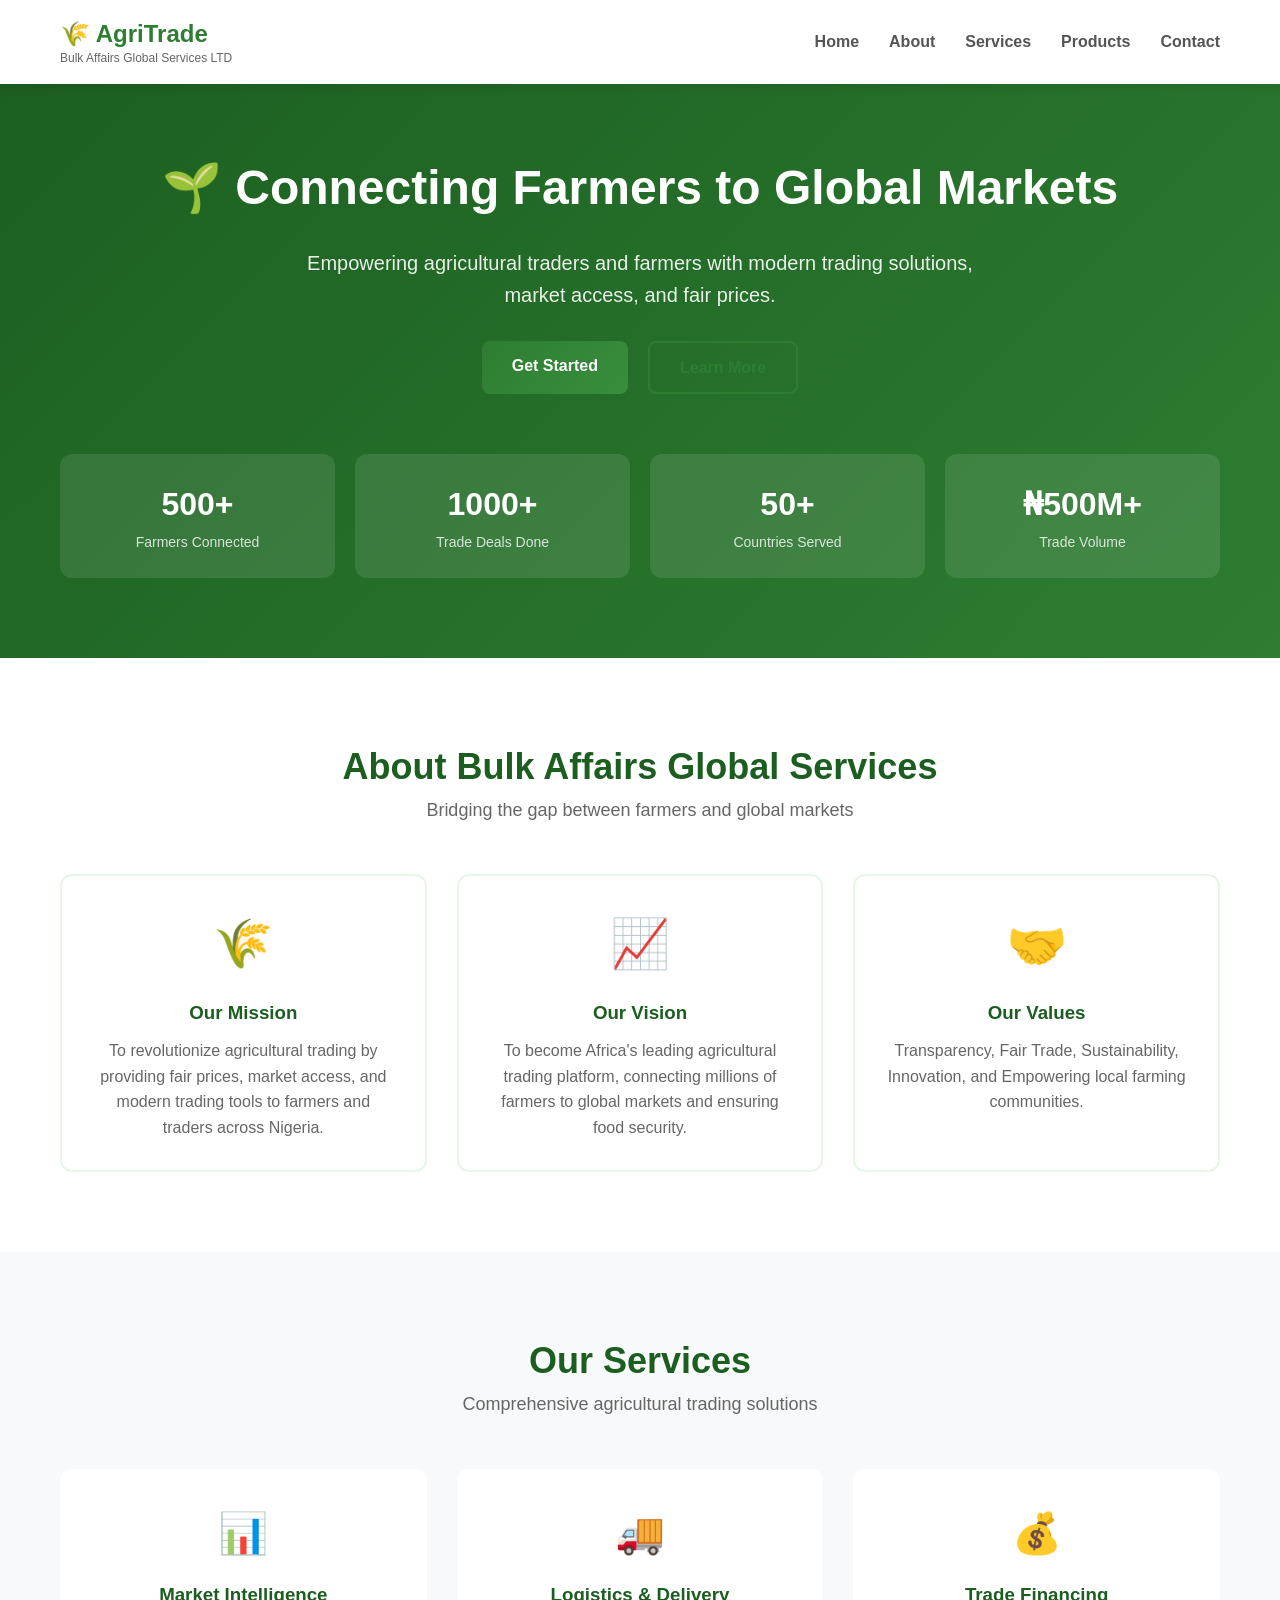
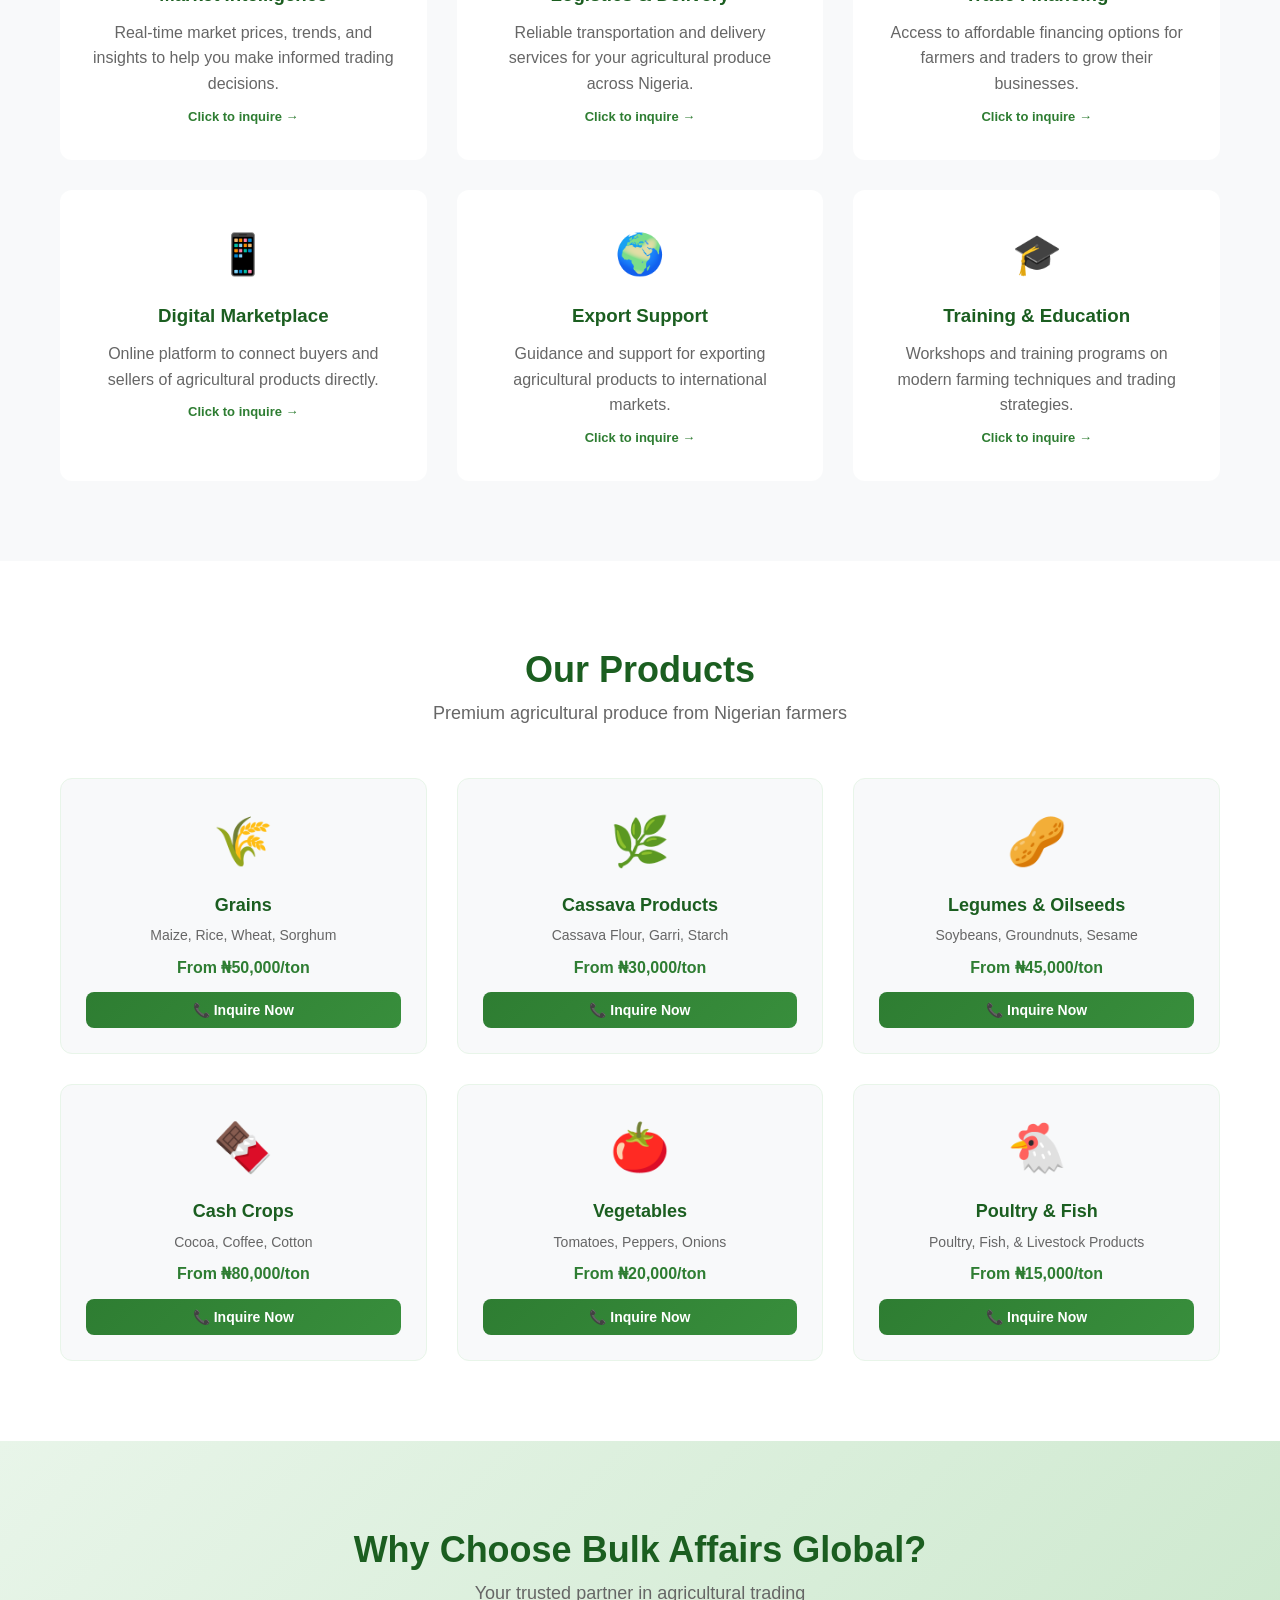
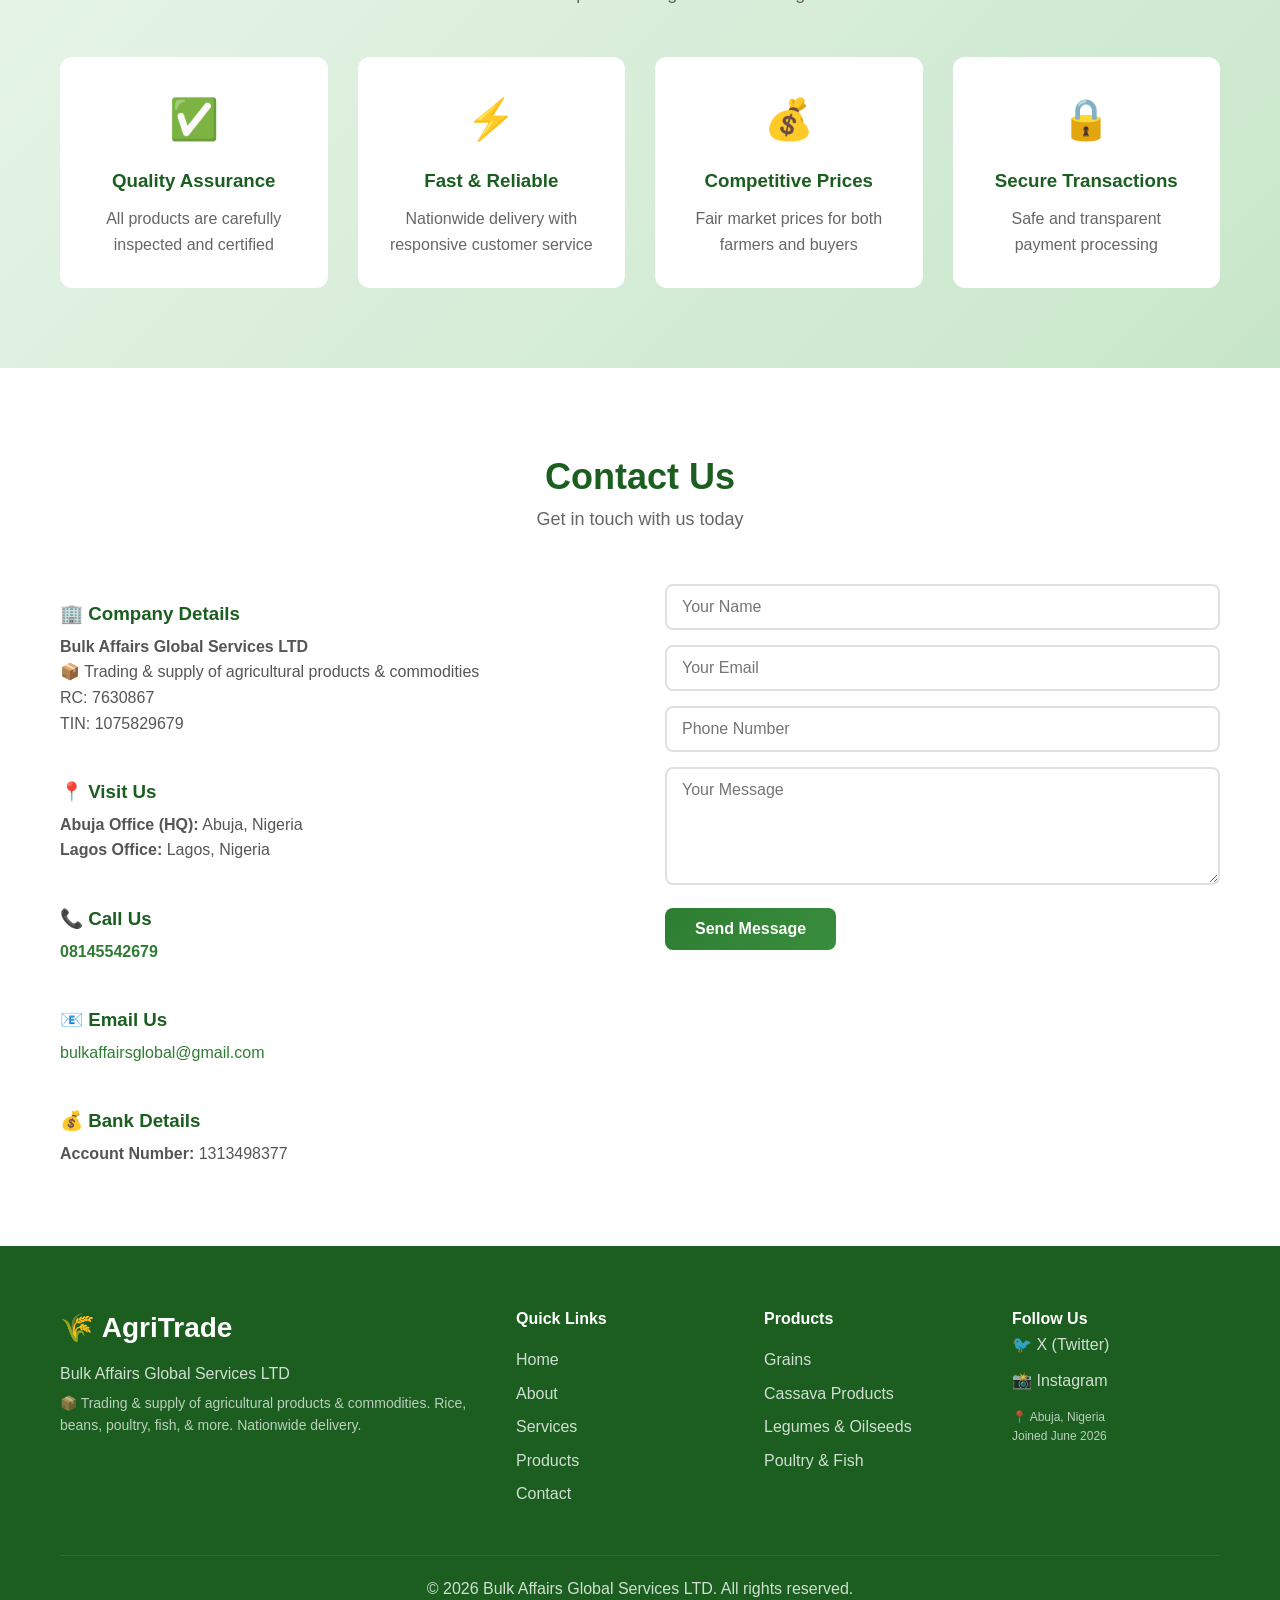
<file: index.html>
﻿<!DOCTYPE html>
<html lang="en">
<head>
    <meta charset="UTF-8" />
    <meta name="viewport" content="width=device-width, initial-scale=1.0" />
    <title>AgriTrade - Bulk Affairs Global Services LTD</title>
    <link rel="stylesheet" href="style.css" />
</head>
<body>
    <!-- Navigation -->
    <nav class="navbar">
        <div class="container">
            <div class="nav-brand">
                <h1>🌾 AgriTrade</h1>
                <p>Bulk Affairs Global Services LTD</p>
            </div>
            <ul class="nav-links" id="navLinks">
                <li><a href="#home" onclick="closeMenu()">Home</a></li>
                <li><a href="#about" onclick="closeMenu()">About</a></li>
                <li><a href="#services" onclick="closeMenu()">Services</a></li>
                <li><a href="#products" onclick="closeMenu()">Products</a></li>
                <li><a href="#contact" onclick="closeMenu()">Contact</a></li>
            </ul>
            <button class="menu-toggle" id="menuToggle">☰</button>
        </div>
    </nav>

    <!-- Hero Section -->
    <section id="home" class="hero">
        <div class="container">
            <div class="hero-content">
                <h1>🌱 Connecting Farmers to Global Markets</h1>
                <p>Empowering agricultural traders and farmers with modern trading solutions, market access, and fair prices.</p>
                <div class="hero-buttons">
                    <a href="#contact" class="btn btn-primary">Get Started</a>
                    <a href="#about" class="btn btn-secondary">Learn More</a>
                </div>
            </div>
            <div class="hero-stats">
                <div class="stat"><h3>500+</h3><p>Farmers Connected</p></div>
                <div class="stat"><h3>1000+</h3><p>Trade Deals Done</p></div>
                <div class="stat"><h3>50+</h3><p>Countries Served</p></div>
                <div class="stat"><h3>₦500M+</h3><p>Trade Volume</p></div>
            </div>
        </div>
    </section>

    <!-- About Section -->
    <section id="about" class="about">
        <div class="container">
            <div class="section-header">
                <h2>About Bulk Affairs Global Services</h2>
                <p>Bridging the gap between farmers and global markets</p>
            </div>
            <div class="about-grid">
                <div class="about-card">
                    <div class="icon">🌾</div>
                    <h3>Our Mission</h3>
                    <p>To revolutionize agricultural trading by providing fair prices, market access, and modern trading tools to farmers and traders across Nigeria.</p>
                </div>
                <div class="about-card">
                    <div class="icon">📈</div>
                    <h3>Our Vision</h3>
                    <p>To become Africa's leading agricultural trading platform, connecting millions of farmers to global markets and ensuring food security.</p>
                </div>
                <div class="about-card">
                    <div class="icon">🤝</div>
                    <h3>Our Values</h3>
                    <p>Transparency, Fair Trade, Sustainability, Innovation, and Empowering local farming communities.</p>
                </div>
            </div>
        </div>
    </section>

    <!-- Services Section -->
    <section id="services" class="services">
        <div class="container">
            <div class="section-header">
                <h2>Our Services</h2>
                <p>Comprehensive agricultural trading solutions</p>
            </div>
            <div class="services-grid">
                <div class="service-card" onclick="serviceInquiry('Market Intelligence')">
                    <div class="icon">📊</div>
                    <h3>Market Intelligence</h3>
                    <p>Real-time market prices, trends, and insights to help you make informed trading decisions.</p>
                    <span class="service-action">Click to inquire →</span>
                </div>
                <div class="service-card" onclick="serviceInquiry('Logistics & Delivery')">
                    <div class="icon">🚚</div>
                    <h3>Logistics & Delivery</h3>
                    <p>Reliable transportation and delivery services for your agricultural produce across Nigeria.</p>
                    <span class="service-action">Click to inquire →</span>
                </div>
                <div class="service-card" onclick="serviceInquiry('Trade Financing')">
                    <div class="icon">💰</div>
                    <h3>Trade Financing</h3>
                    <p>Access to affordable financing options for farmers and traders to grow their businesses.</p>
                    <span class="service-action">Click to inquire →</span>
                </div>
                <div class="service-card" onclick="serviceInquiry('Digital Marketplace')">
                    <div class="icon">📱</div>
                    <h3>Digital Marketplace</h3>
                    <p>Online platform to connect buyers and sellers of agricultural products directly.</p>
                    <span class="service-action">Click to inquire →</span>
                </div>
                <div class="service-card" onclick="serviceInquiry('Export Support')">
                    <div class="icon">🌍</div>
                    <h3>Export Support</h3>
                    <p>Guidance and support for exporting agricultural products to international markets.</p>
                    <span class="service-action">Click to inquire →</span>
                </div>
                <div class="service-card" onclick="serviceInquiry('Training & Education')">
                    <div class="icon">🎓</div>
                    <h3>Training & Education</h3>
                    <p>Workshops and training programs on modern farming techniques and trading strategies.</p>
                    <span class="service-action">Click to inquire →</span>
                </div>
            </div>
        </div>
    </section>

    <!-- Products Section -->
    <section id="products" class="products">
        <div class="container">
            <div class="section-header">
                <h2>Our Products</h2>
                <p>Premium agricultural produce from Nigerian farmers</p>
            </div>
            <div class="products-grid">
                <div class="product-card">
                    <div class="product-image">🌾</div>
                    <h3>Grains</h3>
                    <p>Maize, Rice, Wheat, Sorghum</p>
                    <span class="price">From ₦50,000/ton</span>
                    <button class="btn btn-primary inquire-btn" onclick="inquireProduct('Grains')">📞 Inquire Now</button>
                </div>
                <div class="product-card">
                    <div class="product-image">🌿</div>
                    <h3>Cassava Products</h3>
                    <p>Cassava Flour, Garri, Starch</p>
                    <span class="price">From ₦30,000/ton</span>
                    <button class="btn btn-primary inquire-btn" onclick="inquireProduct('Cassava Products')">📞 Inquire Now</button>
                </div>
                <div class="product-card">
                    <div class="product-image">🥜</div>
                    <h3>Legumes & Oilseeds</h3>
                    <p>Soybeans, Groundnuts, Sesame</p>
                    <span class="price">From ₦45,000/ton</span>
                    <button class="btn btn-primary inquire-btn" onclick="inquireProduct('Legumes & Oilseeds')">📞 Inquire Now</button>
                </div>
                <div class="product-card">
                    <div class="product-image">🍫</div>
                    <h3>Cash Crops</h3>
                    <p>Cocoa, Coffee, Cotton</p>
                    <span class="price">From ₦80,000/ton</span>
                    <button class="btn btn-primary inquire-btn" onclick="inquireProduct('Cash Crops')">📞 Inquire Now</button>
                </div>
                <div class="product-card">
                    <div class="product-image">🍅</div>
                    <h3>Vegetables</h3>
                    <p>Tomatoes, Peppers, Onions</p>
                    <span class="price">From ₦20,000/ton</span>
                    <button class="btn btn-primary inquire-btn" onclick="inquireProduct('Vegetables')">📞 Inquire Now</button>
                </div>
                <div class="product-card">
                    <div class="product-image">🐔</div>
                    <h3>Poultry & Fish</h3>
                    <p>Poultry, Fish, & Livestock Products</p>
                    <span class="price">From ₦15,000/ton</span>
                    <button class="btn btn-primary inquire-btn" onclick="inquireProduct('Poultry & Fish')">📞 Inquire Now</button>
                </div>
            </div>
        </div>
    </section>

    <!-- Why Choose Us -->
    <section class="why-choose">
        <div class="container">
            <div class="section-header">
                <h2>Why Choose Bulk Affairs Global?</h2>
                <p>Your trusted partner in agricultural trading</p>
            </div>
            <div class="why-grid">
                <div class="why-card"><div class="icon">✅</div><h3>Quality Assurance</h3><p>All products are carefully inspected and certified</p></div>
                <div class="why-card"><div class="icon">⚡</div><h3>Fast & Reliable</h3><p>Nationwide delivery with responsive customer service</p></div>
                <div class="why-card"><div class="icon">💰</div><h3>Competitive Prices</h3><p>Fair market prices for both farmers and buyers</p></div>
                <div class="why-card"><div class="icon">🔒</div><h3>Secure Transactions</h3><p>Safe and transparent payment processing</p></div>
            </div>
        </div>
    </section>

    <!-- Contact Section -->
    <section id="contact" class="contact">
        <div class="container">
            <div class="section-header">
                <h2>Contact Us</h2>
                <p>Get in touch with us today</p>
            </div>
            <div class="contact-grid">
                <div class="contact-info">
                    <h3>🏢 Company Details</h3>
                    <p><strong>Bulk Affairs Global Services LTD</strong></p>
                    <p>📦 Trading & supply of agricultural products & commodities</p>
                    <p>RC: 7630867</p>
                    <p>TIN: 1075829679</p>
                    <br />
                    <h3>📍 Visit Us</h3>
                    <p><strong>Abuja Office (HQ):</strong> Abuja, Nigeria</p>
                    <p><strong>Lagos Office:</strong> Lagos, Nigeria</p>
                    <br />
                    <h3>📞 Call Us</h3>
                    <p><a href="tel:08145542679" style="color:#2e7d32; text-decoration:none; font-weight:bold;">08145542679</a></p>
                    <br />
                    <h3>📧 Email Us</h3>
                    <p><a href="mailto:bulkaffairsglobal@gmail.com" style="color:#2e7d32; text-decoration:none;">bulkaffairsglobal@gmail.com</a></p>
                    <br />
                    <h3>💰 Bank Details</h3>
                    <p><strong>Account Number:</strong> 1313498377</p>
                </div>
                <form class="contact-form" id="contactForm">
                    <input type="text" id="name" placeholder="Your Name" required />
                    <input type="email" id="email" placeholder="Your Email" required />
                    <input type="tel" id="phone" placeholder="Phone Number" />
                    <textarea rows="5" id="message" placeholder="Your Message" required></textarea>
                    <button type="submit" class="btn btn-primary">Send Message</button>
                </form>
            </div>
        </div>
    </section>

    <!-- Footer -->
    <footer class="footer">
        <div class="container">
            <div class="footer-grid">
                <div class="footer-brand">
                    <h2>🌾 AgriTrade</h2>
                    <p>Bulk Affairs Global Services LTD</p>
                    <p style="font-size:14px; opacity:0.7; margin-top:5px;">📦 Trading & supply of agricultural products & commodities. Rice, beans, poultry, fish, & more. Nationwide delivery.</p>
                </div>
                <div class="footer-links">
                    <h4>Quick Links</h4>
                    <ul>
                        <li><a href="#home">Home</a></li>
                        <li><a href="#about">About</a></li>
                        <li><a href="#services">Services</a></li>
                        <li><a href="#products">Products</a></li>
                        <li><a href="#contact">Contact</a></li>
                    </ul>
                </div>
                <div class="footer-links">
                    <h4>Products</h4>
                    <ul>
                        <li><a href="#products">Grains</a></li>
                        <li><a href="#products">Cassava Products</a></li>
                        <li><a href="#products">Legumes & Oilseeds</a></li>
                        <li><a href="#products">Poultry & Fish</a></li>
                    </ul>
                </div>
                <div class="footer-social">
                    <h4>Follow Us</h4>
                    <div class="social-links">
                        <a href="https://x.com/BulkAffairsCo" target="_blank" title="Follow us on X (Twitter)">
                            🐦 X (Twitter)
                        </a>
                        <a href="https://www.instagram.com/bulkaffairsglobal/" target="_blank" title="Follow us on Instagram">
                            📸 Instagram
                        </a>
                    </div>
                    <p style="margin-top:15px; font-size:12px; opacity:0.7;">
                        📍 Abuja, Nigeria<br />
                        Joined June 2026
                    </p>
                </div>
            </div>
            <div class="footer-bottom">
                <p>&copy; 2026 Bulk Affairs Global Services LTD. All rights reserved.</p>
            </div>
        </div>
    </footer>

    <script src="script.js"></script>
</body>
</html>
</file>
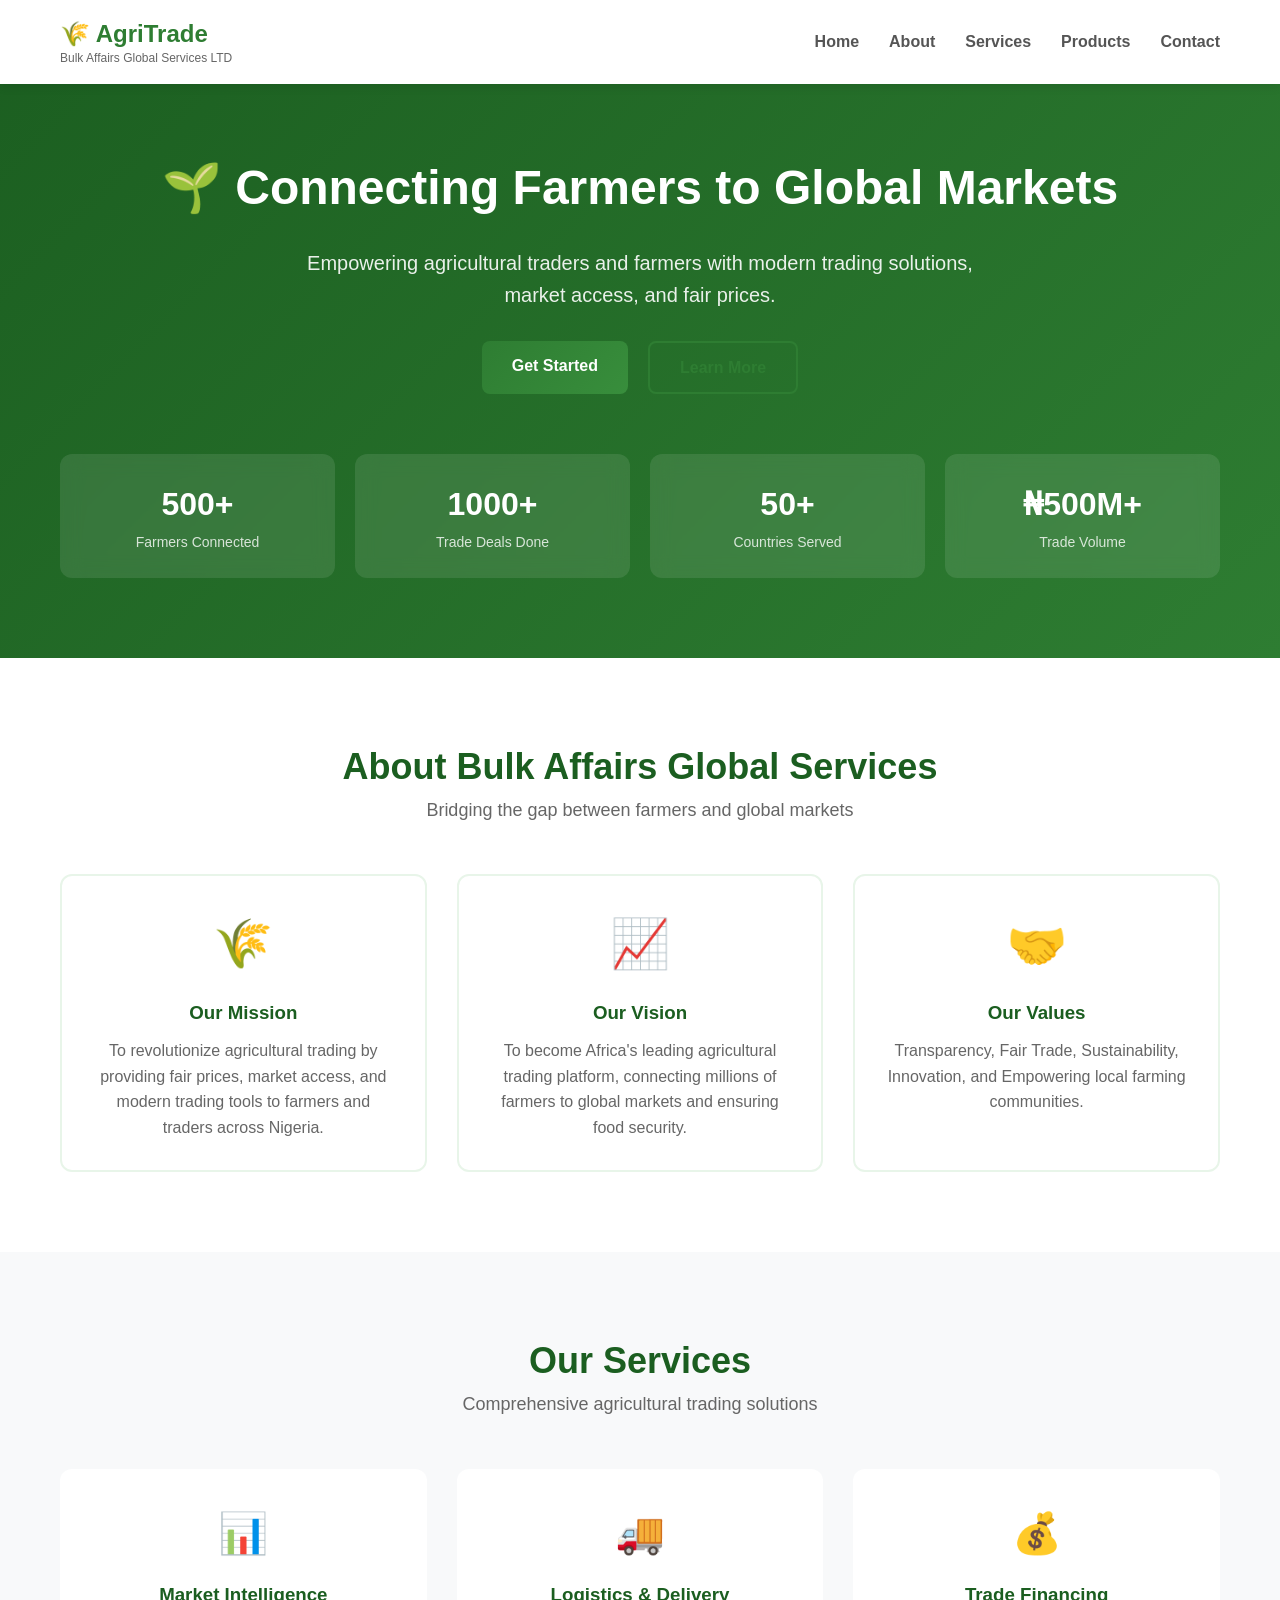
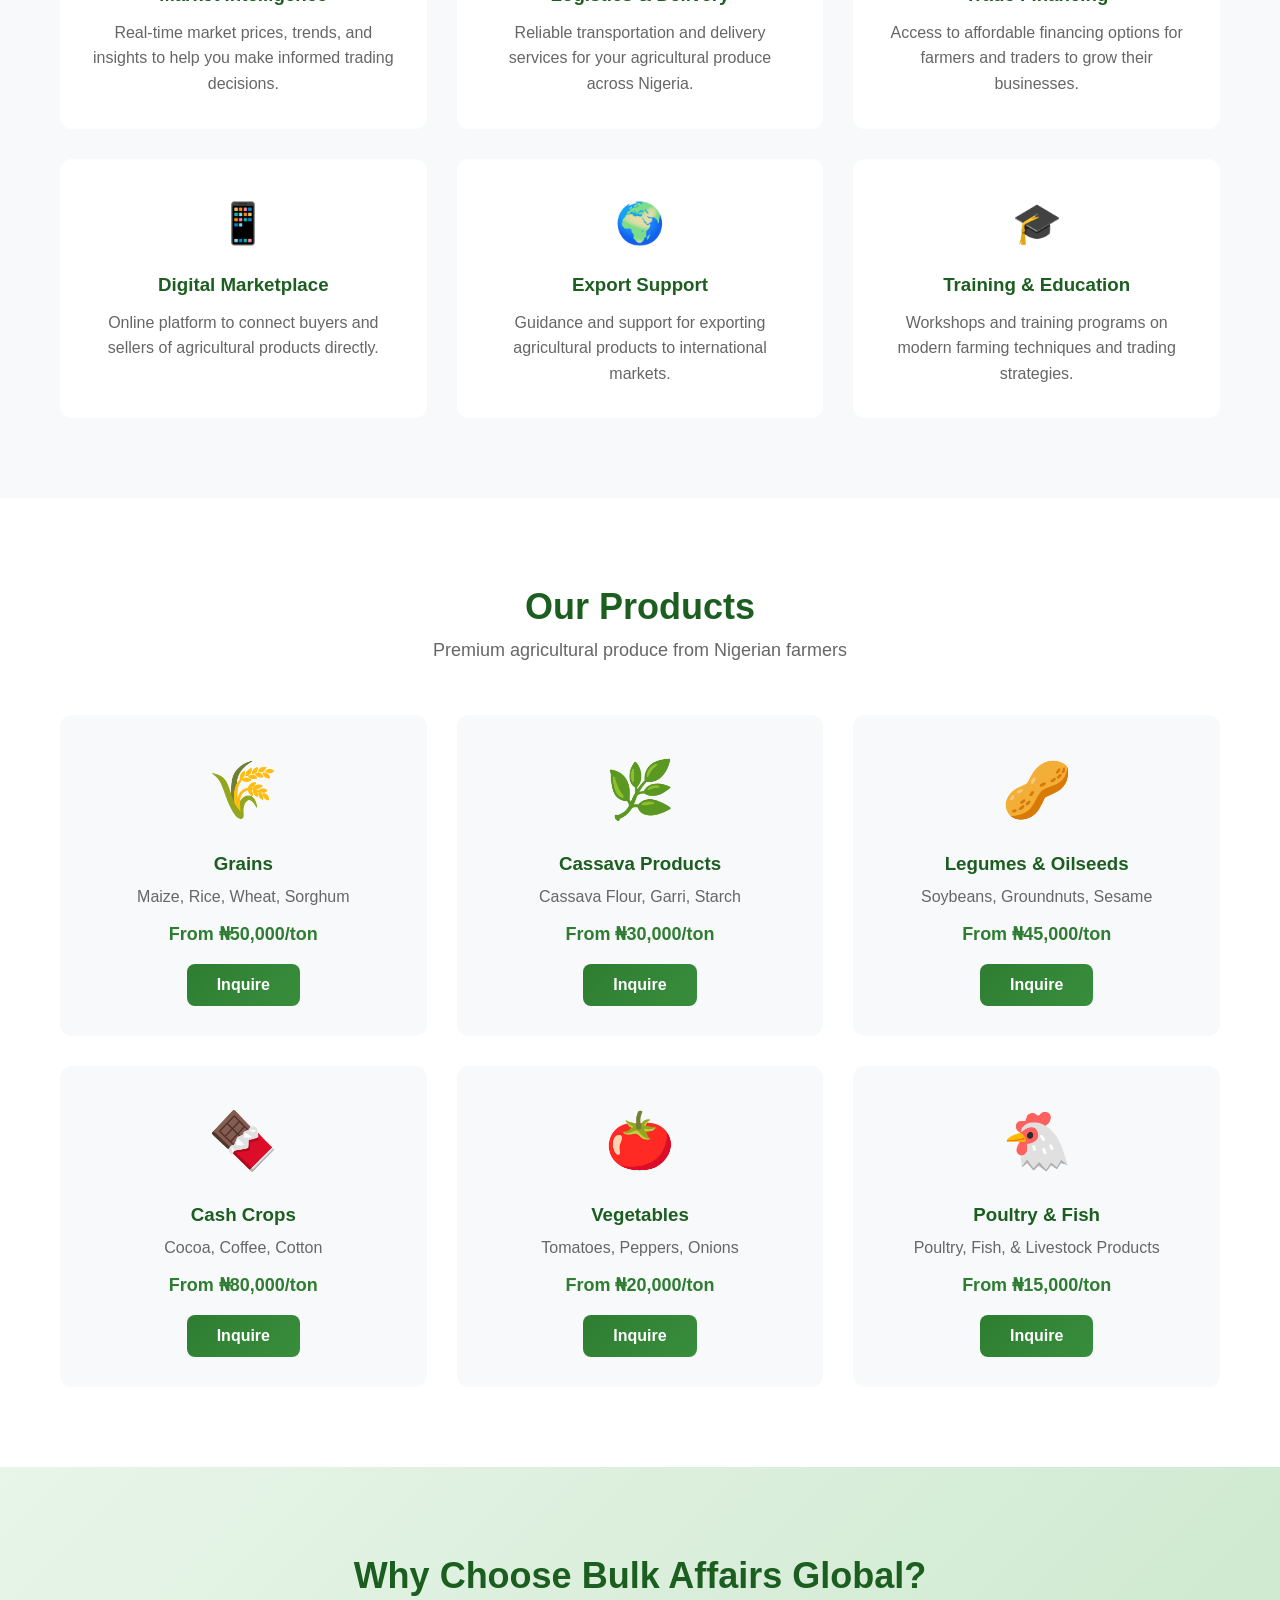
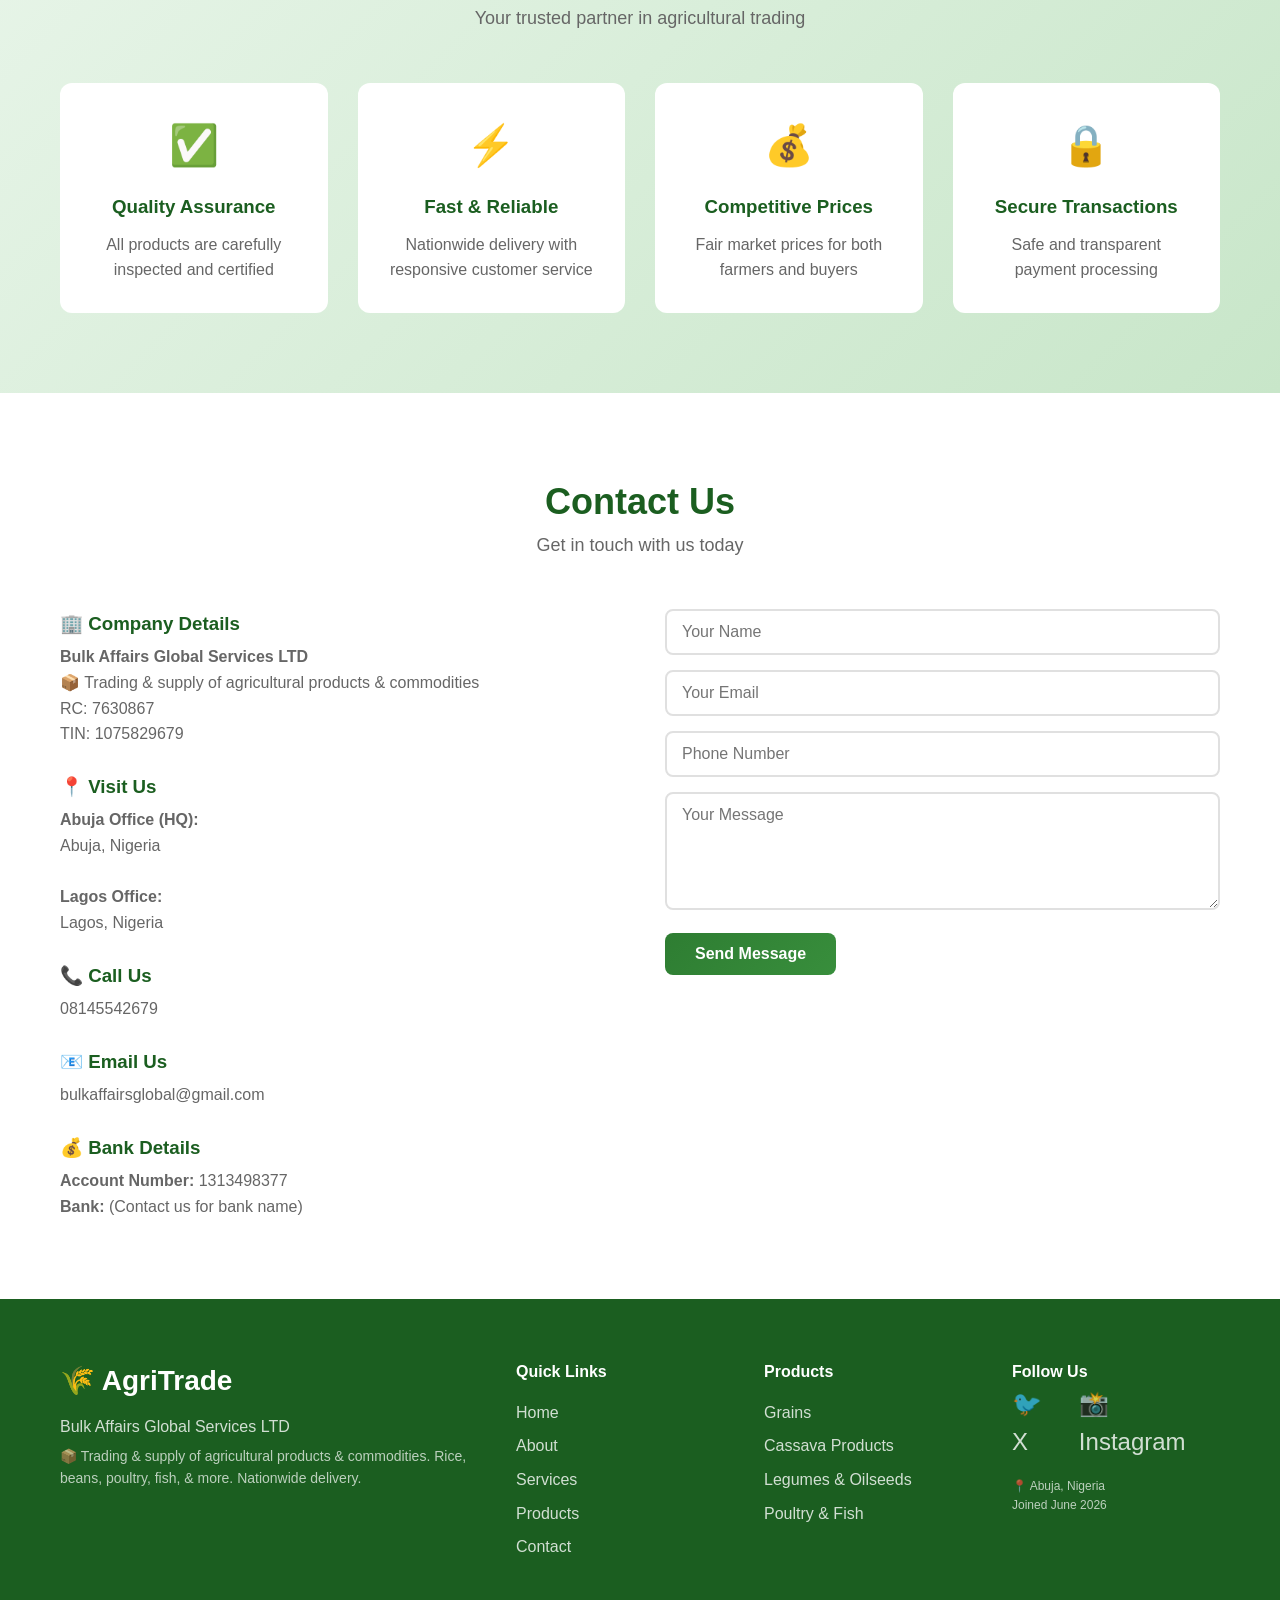
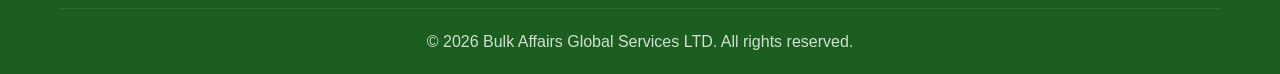
<file: agritrade-website/index.html>
<!DOCTYPE html>
<html lang="en">
<head>
    <meta charset="UTF-8" />
    <meta name="viewport" content="width=device-width, initial-scale=1.0" />
    <title>AgriTrade - Bulk Affairs Global Services</title>
    <link rel="stylesheet" href="style.css" />
</head>
<body>
    <!-- Navigation -->
    <nav class="navbar">
        <div class="container">
            <div class="nav-brand">
                <h1>🌾 AgriTrade</h1>
                <p>Bulk Affairs Global Services LTD</p>
            </div>
            <ul class="nav-links">
                <li><a href="#home">Home</a></li>
                <li><a href="#about">About</a></li>
                <li><a href="#services">Services</a></li>
                <li><a href="#products">Products</a></li>
                <li><a href="#contact">Contact</a></li>
            </ul>
            <button class="menu-toggle" id="menuToggle">☰</button>
        </div>
    </nav>

    <!-- Hero Section -->
    <section id="home" class="hero">
        <div class="container">
            <div class="hero-content">
                <h1>🌱 Connecting Farmers to Global Markets</h1>
                <p>Empowering agricultural traders and farmers with modern trading solutions, market access, and fair prices.</p>
                <div class="hero-buttons">
                    <a href="#contact" class="btn btn-primary">Get Started</a>
                    <a href="#about" class="btn btn-secondary">Learn More</a>
                </div>
            </div>
            <div class="hero-stats">
                <div class="stat">
                    <h3>500+</h3>
                    <p>Farmers Connected</p>
                </div>
                <div class="stat">
                    <h3>1000+</h3>
                    <p>Trade Deals Done</p>
                </div>
                <div class="stat">
                    <h3>50+</h3>
                    <p>Countries Served</p>
                </div>
                <div class="stat">
                    <h3>₦500M+</h3>
                    <p>Trade Volume</p>
                </div>
            </div>
        </div>
    </section>

    <!-- About Section -->
    <section id="about" class="about">
        <div class="container">
            <div class="section-header">
                <h2>About Bulk Affairs Global Services</h2>
                <p>Bridging the gap between farmers and global markets</p>
            </div>
            <div class="about-grid">
                <div class="about-card">
                    <div class="icon">🌾</div>
                    <h3>Our Mission</h3>
                    <p>To revolutionize agricultural trading by providing fair prices, market access, and modern trading tools to farmers and traders across Nigeria.</p>
                </div>
                <div class="about-card">
                    <div class="icon">📈</div>
                    <h3>Our Vision</h3>
                    <p>To become Africa's leading agricultural trading platform, connecting millions of farmers to global markets and ensuring food security.</p>
                </div>
                <div class="about-card">
                    <div class="icon">🤝</div>
                    <h3>Our Values</h3>
                    <p>Transparency, Fair Trade, Sustainability, Innovation, and Empowering local farming communities.</p>
                </div>
            </div>
        </div>
    </section>

    <!-- Services Section -->
    <section id="services" class="services">
        <div class="container">
            <div class="section-header">
                <h2>Our Services</h2>
                <p>Comprehensive agricultural trading solutions</p>
            </div>
            <div class="services-grid">
                <div class="service-card">
                    <div class="icon">📊</div>
                    <h3>Market Intelligence</h3>
                    <p>Real-time market prices, trends, and insights to help you make informed trading decisions.</p>
                </div>
                <div class="service-card">
                    <div class="icon">🚚</div>
                    <h3>Logistics & Delivery</h3>
                    <p>Reliable transportation and delivery services for your agricultural produce across Nigeria.</p>
                </div>
                <div class="service-card">
                    <div class="icon">💰</div>
                    <h3>Trade Financing</h3>
                    <p>Access to affordable financing options for farmers and traders to grow their businesses.</p>
                </div>
                <div class="service-card">
                    <div class="icon">📱</div>
                    <h3>Digital Marketplace</h3>
                    <p>Online platform to connect buyers and sellers of agricultural products directly.</p>
                </div>
                <div class="service-card">
                    <div class="icon">🌍</div>
                    <h3>Export Support</h3>
                    <p>Guidance and support for exporting agricultural products to international markets.</p>
                </div>
                <div class="service-card">
                    <div class="icon">🎓</div>
                    <h3>Training & Education</h3>
                    <p>Workshops and training programs on modern farming techniques and trading strategies.</p>
                </div>
            </div>
        </div>
    </section>

    <!-- Products Section -->
    <section id="products" class="products">
        <div class="container">
            <div class="section-header">
                <h2>Our Products</h2>
                <p>Premium agricultural produce from Nigerian farmers</p>
            </div>
            <div class="products-grid">
                <div class="product-card">
                    <div class="product-image">🌾</div>
                    <h3>Grains</h3>
                    <p>Maize, Rice, Wheat, Sorghum</p>
                    <span class="price">From ₦50,000/ton</span>
                    <button class="btn btn-primary" onclick="inquireProduct('Grains')">Inquire</button>
                </div>
                <div class="product-card">
                    <div class="product-image">🌿</div>
                    <h3>Cassava Products</h3>
                    <p>Cassava Flour, Garri, Starch</p>
                    <span class="price">From ₦30,000/ton</span>
                    <button class="btn btn-primary" onclick="inquireProduct('Cassava Products')">Inquire</button>
                </div>
                <div class="product-card">
                    <div class="product-image">🥜</div>
                    <h3>Legumes & Oilseeds</h3>
                    <p>Soybeans, Groundnuts, Sesame</p>
                    <span class="price">From ₦45,000/ton</span>
                    <button class="btn btn-primary" onclick="inquireProduct('Legumes & Oilseeds')">Inquire</button>
                </div>
                <div class="product-card">
                    <div class="product-image">🍫</div>
                    <h3>Cash Crops</h3>
                    <p>Cocoa, Coffee, Cotton</p>
                    <span class="price">From ₦80,000/ton</span>
                    <button class="btn btn-primary" onclick="inquireProduct('Cash Crops')">Inquire</button>
                </div>
                <div class="product-card">
                    <div class="product-image">🍅</div>
                    <h3>Vegetables</h3>
                    <p>Tomatoes, Peppers, Onions</p>
                    <span class="price">From ₦20,000/ton</span>
                    <button class="btn btn-primary" onclick="inquireProduct('Vegetables')">Inquire</button>
                </div>
                <div class="product-card">
                    <div class="product-image">🐔</div>
                    <h3>Poultry & Fish</h3>
                    <p>Poultry, Fish, & Livestock Products</p>
                    <span class="price">From ₦15,000/ton</span>
                    <button class="btn btn-primary" onclick="inquireProduct('Poultry & Fish')">Inquire</button>
                </div>
            </div>
        </div>
    </section>

    <!-- Why Choose Us -->
    <section class="why-choose">
        <div class="container">
            <div class="section-header">
                <h2>Why Choose Bulk Affairs Global?</h2>
                <p>Your trusted partner in agricultural trading</p>
            </div>
            <div class="why-grid">
                <div class="why-card">
                    <div class="icon">✅</div>
                    <h3>Quality Assurance</h3>
                    <p>All products are carefully inspected and certified</p>
                </div>
                <div class="why-card">
                    <div class="icon">⚡</div>
                    <h3>Fast & Reliable</h3>
                    <p>Nationwide delivery with responsive customer service</p>
                </div>
                <div class="why-card">
                    <div class="icon">💰</div>
                    <h3>Competitive Prices</h3>
                    <p>Fair market prices for both farmers and buyers</p>
                </div>
                <div class="why-card">
                    <div class="icon">🔒</div>
                    <h3>Secure Transactions</h3>
                    <p>Safe and transparent payment processing</p>
                </div>
            </div>
        </div>
    </section>

    <!-- Contact Section -->
    <section id="contact" class="contact">
        <div class="container">
            <div class="section-header">
                <h2>Contact Us</h2>
                <p>Get in touch with us today</p>
            </div>
            <div class="contact-grid">
                <div class="contact-info">
                    <h3>🏢 Company Details</h3>
                    <p><strong>Bulk Affairs Global Services LTD</strong></p>
                    <p>📦 Trading & supply of agricultural products & commodities</p>
                    <p>RC: 7630867</p>
                    <p>TIN: 1075829679</p>
                    <br />
                    <h3>📍 Visit Us</h3>
                    <p><strong>Abuja Office (HQ):</strong></p>
                    <p>Abuja, Nigeria</p>
                    <br />
                    <p><strong>Lagos Office:</strong></p>
                    <p>Lagos, Nigeria</p>
                    <br />
                    <h3>📞 Call Us</h3>
                    <p>08145542679</p>
                    <br />
                    <h3>📧 Email Us</h3>
                    <p>bulkaffairsglobal@gmail.com</p>
                    <br />
                    <h3>💰 Bank Details</h3>
                    <p><strong>Account Number:</strong> 1313498377</p>
                    <p><strong>Bank:</strong> (Contact us for bank name)</p>
                </div>
                <form class="contact-form" id="contactForm">
                    <input type="text" placeholder="Your Name" required />
                    <input type="email" placeholder="Your Email" required />
                    <input type="tel" placeholder="Phone Number" />
                    <textarea rows="5" placeholder="Your Message" required></textarea>
                    <button type="submit" class="btn btn-primary">Send Message</button>
                </form>
            </div>
        </div>
    </section>

    <!-- Footer -->
    <footer class="footer">
        <div class="container">
            <div class="footer-grid">
                <div class="footer-brand">
                    <h2>🌾 AgriTrade</h2>
                    <p>Bulk Affairs Global Services LTD</p>
                    <p style="font-size:14px; opacity:0.7; margin-top:5px;">📦 Trading & supply of agricultural products & commodities. Rice, beans, poultry, fish, & more. Nationwide delivery.</p>
                </div>
                <div class="footer-links">
                    <h4>Quick Links</h4>
                    <ul>
                        <li><a href="#home">Home</a></li>
                        <li><a href="#about">About</a></li>
                        <li><a href="#services">Services</a></li>
                        <li><a href="#products">Products</a></li>
                        <li><a href="#contact">Contact</a></li>
                    </ul>
                </div>
                <div class="footer-links">
                    <h4>Products</h4>
                    <ul>
                        <li><a href="#products">Grains</a></li>
                        <li><a href="#products">Cassava Products</a></li>
                        <li><a href="#products">Legumes & Oilseeds</a></li>
                        <li><a href="#products">Poultry & Fish</a></li>
                    </ul>
                </div>
                <div class="footer-social">
                    <h4>Follow Us</h4>
                    <div class="social-links">
                        <a href="https://x.com/BulkAffairsCo" target="_blank" title="Follow us on X (Twitter)">🐦 X</a>
                        <a href="https://www.instagram.com/bulkaffairsglobal/" target="_blank" title="Follow us on Instagram">📸 Instagram</a>
                    </div>
                    <p style="margin-top:15px; font-size:12px; opacity:0.7;">
                        📍 Abuja, Nigeria<br />
                        Joined June 2026
                    </p>
                </div>
            </div>
            <div class="footer-bottom">
                <p>&copy; 2026 Bulk Affairs Global Services LTD. All rights reserved.</p>
            </div>
        </div>
    </footer>

    <script src="script.js"></script>
</body>
</html>
</file>
<file: style.css>
﻿/* ===== RESET ===== */
* { margin: 0; padding: 0; box-sizing: border-box; }
body { font-family: "Segoe UI", Tahoma, Geneva, Verdana, sans-serif; line-height: 1.6; color: #333; background: #f8f9fa; }
.container { max-width: 1200px; margin: 0 auto; padding: 0 20px; }
a { text-decoration: none; color: inherit; }
ul { list-style: none; }

/* ===== BUTTONS ===== */
.btn { display: inline-block; padding: 12px 30px; border-radius: 8px; font-weight: 600; font-size: 16px; cursor: pointer; transition: all 0.3s ease; border: none; }
.btn-primary { background: linear-gradient(135deg, #2e7d32, #388e3c); color: white; }
.btn-primary:hover { transform: translateY(-2px); box-shadow: 0 8px 20px rgba(46,125,50,0.3); }
.btn-secondary { background: transparent; color: #2e7d32; border: 2px solid #2e7d32; }
.btn-secondary:hover { background: #2e7d32; color: white; }
.inquire-btn { padding: 10px 20px; font-size: 14px; width: 100%; }

/* ===== NAVBAR ===== */
.navbar { background: white; box-shadow: 0 2px 10px rgba(0,0,0,0.1); position: fixed; width: 100%; top: 0; z-index: 1000; padding: 15px 0; }
.navbar .container { display: flex; justify-content: space-between; align-items: center; }
.nav-brand h1 { font-size: 24px; color: #2e7d32; }
.nav-brand p { font-size: 12px; color: #666; margin-top: -4px; }
.nav-links { display: flex; gap: 30px; }
.nav-links a { font-weight: 600; color: #555; transition: color 0.3s; }
.nav-links a:hover { color: #2e7d32; }
.menu-toggle { display: none; font-size: 28px; background: none; border: none; cursor: pointer; color: #333; }

/* ===== HERO ===== */
.hero { background: linear-gradient(135deg, #1b5e20, #2e7d32); color: white; padding: 150px 0 80px; text-align: center; }
.hero-content h1 { font-size: 48px; margin-bottom: 20px; }
.hero-content p { font-size: 20px; max-width: 700px; margin: 0 auto 30px; opacity: 0.9; }
.hero-buttons { display: flex; gap: 20px; justify-content: center; flex-wrap: wrap; }
.hero-stats { display: grid; grid-template-columns: repeat(4,1fr); gap: 20px; margin-top: 60px; }
.stat { background: rgba(255,255,255,0.1); padding: 25px; border-radius: 12px; }
.stat h3 { font-size: 32px; font-weight: 800; }
.stat p { font-size: 14px; opacity: 0.8; }

/* ===== SECTION HEADER ===== */
.section-header { text-align: center; margin-bottom: 50px; }
.section-header h2 { font-size: 36px; color: #1b5e20; }
.section-header p { font-size: 18px; color: #666; }

/* ===== ABOUT ===== */
.about { padding: 80px 0; background: white; }
.about-grid { display: grid; grid-template-columns: repeat(3,1fr); gap: 30px; }
.about-card { text-align: center; padding: 30px; border-radius: 12px; border: 2px solid #e8f5e9; transition: all 0.3s; cursor: default; }
.about-card:hover { border-color: #2e7d32; transform: translateY(-5px); box-shadow: 0 10px 30px rgba(0,0,0,0.1); }
.about-card .icon { font-size: 48px; margin-bottom: 15px; }
.about-card h3 { color: #1b5e20; margin-bottom: 10px; }
.about-card p { color: #666; }

/* ===== SERVICES ===== */
.services { padding: 80px 0; background: #f8f9fa; }
.services-grid { display: grid; grid-template-columns: repeat(3,1fr); gap: 30px; }
.service-card { background: white; padding: 30px; border-radius: 12px; text-align: center; border: 2px solid transparent; transition: all 0.3s; cursor: pointer; }
.service-card:hover { border-color: #2e7d32; transform: translateY(-5px); box-shadow: 0 10px 30px rgba(0,0,0,0.1); }
.service-card .icon { font-size: 40px; margin-bottom: 15px; }
.service-card h3 { color: #1b5e20; margin-bottom: 10px; }
.service-card p { color: #666; }
.service-action { display: inline-block; margin-top: 10px; color: #2e7d32; font-weight: 600; font-size: 13px; }

/* ===== PRODUCTS ===== */
.products { padding: 80px 0; background: white; }
.products-grid { display: grid; grid-template-columns: repeat(3,1fr); gap: 30px; }
.product-card { background: #f8f9fa; padding: 25px; border-radius: 12px; text-align: center; transition: all 0.3s; border: 1px solid #e8f5e9; }
.product-card:hover { transform: translateY(-5px); box-shadow: 0 10px 30px rgba(0,0,0,0.1); border-color: #2e7d32; }
.product-image { font-size: 48px; margin-bottom: 10px; }
.product-card h3 { color: #1b5e20; margin-bottom: 5px; font-size: 18px; }
.product-card p { color: #666; margin-bottom: 8px; font-size: 14px; }
.product-card .price { display: block; font-weight: 700; color: #2e7d32; font-size: 16px; margin-bottom: 12px; }

/* ===== WHY CHOOSE ===== */
.why-choose { padding: 80px 0; background: linear-gradient(135deg, #e8f5e9, #c8e6c9); }
.why-grid { display: grid; grid-template-columns: repeat(4,1fr); gap: 30px; }
.why-card { text-align: center; padding: 30px; background: white; border-radius: 12px; transition: all 0.3s; }
.why-card:hover { transform: translateY(-5px); box-shadow: 0 10px 30px rgba(0,0,0,0.1); }
.why-card .icon { font-size: 40px; margin-bottom: 15px; }
.why-card h3 { color: #1b5e20; margin-bottom: 10px; }
.why-card p { color: #666; }

/* ===== CONTACT ===== */
.contact { padding: 80px 0; background: white; }
.contact-grid { display: grid; grid-template-columns: 1fr 1fr; gap: 50px; }
.contact-info h3 { color: #1b5e20; margin-bottom: 5px; margin-top: 15px; }
.contact-info p { color: #555; }
.contact-info a:hover { text-decoration: underline; }
.contact-form input, .contact-form textarea { width: 100%; padding: 12px 15px; border: 2px solid #e0e0e0; border-radius: 8px; font-size: 16px; margin-bottom: 15px; font-family: inherit; }
.contact-form input:focus, .contact-form textarea:focus { outline: none; border-color: #2e7d32; }

/* ===== FOOTER ===== */
.footer { background: #1b5e20; color: white; padding: 60px 0 20px; }
.footer-grid { display: grid; grid-template-columns: 2fr 1fr 1fr 1fr; gap: 40px; margin-bottom: 40px; }
.footer-brand h2 { font-size: 28px; }
.footer-brand p { opacity: 0.8; margin-top: 10px; }
.footer-links h4 { margin-bottom: 15px; }
.footer-links ul li { margin-bottom: 8px; }
.footer-links ul li a { opacity: 0.8; }
.footer-links ul li a:hover { opacity: 1; }
.social-links { display: flex; flex-direction: column; gap: 10px; }
.social-links a { opacity: 0.8; }
.social-links a:hover { opacity: 1; }
.footer-bottom { border-top: 1px solid rgba(255,255,255,0.1); padding-top: 20px; text-align: center; opacity: 0.8; }

/* ===== RESPONSIVE ===== */
@media (max-width: 992px) {
    .hero-stats { grid-template-columns: repeat(2,1fr); }
    .services-grid { grid-template-columns: repeat(2,1fr); }
    .products-grid { grid-template-columns: repeat(2,1fr); }
    .why-grid { grid-template-columns: repeat(2,1fr); }
    .footer-grid { grid-template-columns: 1fr 1fr; }
}

@media (max-width: 768px) {
    .nav-links { display: none; flex-direction: column; position: absolute; top: 70px; left: 0; right: 0; background: white; padding: 20px; box-shadow: 0 10px 20px rgba(0,0,0,0.1); gap: 15px; }
    .nav-links.active { display: flex; }
    .menu-toggle { display: block; }
    .hero { padding: 120px 0 60px; }
    .hero-content h1 { font-size: 32px; }
    .hero-content p { font-size: 16px; }
    .about-grid { grid-template-columns: 1fr; }
    .services-grid { grid-template-columns: 1fr; }
    .products-grid { grid-template-columns: 1fr; }
    .why-grid { grid-template-columns: 1fr 1fr; }
    .contact-grid { grid-template-columns: 1fr; }
    .footer-grid { grid-template-columns: 1fr; text-align: center; }
    .social-links { align-items: center; }
}

@media (max-width: 480px) {
    .hero-stats { grid-template-columns: 1fr 1fr; }
    .why-grid { grid-template-columns: 1fr; }
    .hero-buttons { flex-direction: column; align-items: center; }
}
</file>
<file: agritrade-website/style.css>
/* ============================================
   RESET & BASE
============================================ */
* {
    margin: 0;
    padding: 0;
    box-sizing: border-box;
}

body {
    font-family: 'Segoe UI', Tahoma, Geneva, Verdana, sans-serif;
    line-height: 1.6;
    color: #333;
    background: #f8f9fa;
}

.container {
    max-width: 1200px;
    margin: 0 auto;
    padding: 0 20px;
}

a {
    text-decoration: none;
    color: inherit;
}

ul {
    list-style: none;
}

/* ============================================
   BUTTONS
============================================ */
.btn {
    display: inline-block;
    padding: 12px 30px;
    border-radius: 8px;
    font-weight: 600;
    font-size: 16px;
    cursor: pointer;
    transition: all 0.3s ease;
    border: none;
}

.btn-primary {
    background: linear-gradient(135deg, #2e7d32, #388e3c);
    color: white;
}

.btn-primary:hover {
    transform: translateY(-2px);
    box-shadow: 0 8px 20px rgba(46, 125, 50, 0.3);
}

.btn-secondary {
    background: transparent;
    color: #2e7d32;
    border: 2px solid #2e7d32;
}

.btn-secondary:hover {
    background: #2e7d32;
    color: white;
}

/* ============================================
   NAVBAR
============================================ */
.navbar {
    background: white;
    box-shadow: 0 2px 10px rgba(0, 0, 0, 0.1);
    position: fixed;
    width: 100%;
    top: 0;
    z-index: 1000;
    padding: 15px 0;
}

.navbar .container {
    display: flex;
    justify-content: space-between;
    align-items: center;
}

.nav-brand h1 {
    font-size: 24px;
    color: #2e7d32;
}

.nav-brand p {
    font-size: 12px;
    color: #666;
    margin-top: -4px;
}

.nav-links {
    display: flex;
    gap: 30px;
}

.nav-links a {
    font-weight: 600;
    color: #555;
    transition: color 0.3s;
}

.nav-links a:hover {
    color: #2e7d32;
}

.menu-toggle {
    display: none;
    font-size: 28px;
    background: none;
    border: none;
    cursor: pointer;
    color: #333;
}

/* ============================================
   HERO
============================================ */
.hero {
    background: linear-gradient(135deg, #1b5e20, #2e7d32);
    color: white;
    padding: 150px 0 80px;
    text-align: center;
}

.hero-content h1 {
    font-size: 48px;
    margin-bottom: 20px;
}

.hero-content p {
    font-size: 20px;
    max-width: 700px;
    margin: 0 auto 30px;
    opacity: 0.9;
}

.hero-buttons {
    display: flex;
    gap: 20px;
    justify-content: center;
    flex-wrap: wrap;
}

.hero-stats {
    display: grid;
    grid-template-columns: repeat(4, 1fr);
    gap: 20px;
    margin-top: 60px;
}

.stat {
    background: rgba(255, 255, 255, 0.1);
    padding: 25px;
    border-radius: 12px;
    backdrop-filter: blur(10px);
}

.stat h3 {
    font-size: 32px;
    font-weight: 800;
}

.stat p {
    font-size: 14px;
    opacity: 0.8;
}

/* ============================================
   SECTION HEADER
============================================ */
.section-header {
    text-align: center;
    margin-bottom: 50px;
}

.section-header h2 {
    font-size: 36px;
    color: #1b5e20;
}

.section-header p {
    font-size: 18px;
    color: #666;
}

/* ============================================
   ABOUT
============================================ */
.about {
    padding: 80px 0;
    background: white;
}

.about-grid {
    display: grid;
    grid-template-columns: repeat(3, 1fr);
    gap: 30px;
}

.about-card {
    text-align: center;
    padding: 30px;
    border-radius: 12px;
    border: 2px solid #e8f5e9;
    transition: all 0.3s;
}

.about-card:hover {
    border-color: #2e7d32;
    transform: translateY(-5px);
    box-shadow: 0 10px 30px rgba(0, 0, 0, 0.1);
}

.about-card .icon {
    font-size: 48px;
    margin-bottom: 15px;
}

.about-card h3 {
    color: #1b5e20;
    margin-bottom: 10px;
}

.about-card p {
    color: #666;
}

/* ============================================
   SERVICES
============================================ */
.services {
    padding: 80px 0;
    background: #f8f9fa;
}

.services-grid {
    display: grid;
    grid-template-columns: repeat(3, 1fr);
    gap: 30px;
}

.service-card {
    background: white;
    padding: 30px;
    border-radius: 12px;
    text-align: center;
    border: 2px solid transparent;
    transition: all 0.3s;
}

.service-card:hover {
    border-color: #2e7d32;
    transform: translateY(-5px);
    box-shadow: 0 10px 30px rgba(0, 0, 0, 0.1);
}

.service-card .icon {
    font-size: 40px;
    margin-bottom: 15px;
}

.service-card h3 {
    color: #1b5e20;
    margin-bottom: 10px;
}

.service-card p {
    color: #666;
}

/* ============================================
   PRODUCTS
============================================ */
.products {
    padding: 80px 0;
    background: white;
}

.products-grid {
    display: grid;
    grid-template-columns: repeat(3, 1fr);
    gap: 30px;
}

.product-card {
    background: #f8f9fa;
    padding: 30px;
    border-radius: 12px;
    text-align: center;
    transition: all 0.3s;
}

.product-card:hover {
    transform: translateY(-5px);
    box-shadow: 0 10px 30px rgba(0, 0, 0, 0.1);
}

.product-image {
    font-size: 56px;
    margin-bottom: 15px;
}

.product-card h3 {
    color: #1b5e20;
    margin-bottom: 5px;
}

.product-card p {
    color: #666;
    margin-bottom: 10px;
}

.product-card .price {
    display: block;
    font-weight: 700;
    color: #2e7d32;
    font-size: 18px;
    margin-bottom: 15px;
}

/* ============================================
   WHY CHOOSE
============================================ */
.why-choose {
    padding: 80px 0;
    background: linear-gradient(135deg, #e8f5e9, #c8e6c9);
}

.why-grid {
    display: grid;
    grid-template-columns: repeat(4, 1fr);
    gap: 30px;
}

.why-card {
    text-align: center;
    padding: 30px;
    background: white;
    border-radius: 12px;
    transition: all 0.3s;
}

.why-card:hover {
    transform: translateY(-5px);
    box-shadow: 0 10px 30px rgba(0, 0, 0, 0.1);
}

.why-card .icon {
    font-size: 40px;
    margin-bottom: 15px;
}

.why-card h3 {
    color: #1b5e20;
    margin-bottom: 10px;
}

.why-card p {
    color: #666;
}

/* ============================================
   CONTACT
============================================ */
.contact {
    padding: 80px 0;
    background: white;
}

.contact-grid {
    display: grid;
    grid-template-columns: 1fr 1fr;
    gap: 50px;
}

.contact-info h3 {
    color: #1b5e20;
    margin-bottom: 5px;
}

.contact-info p {
    color: #666;
}

.contact-form input,
.contact-form textarea {
    width: 100%;
    padding: 12px 15px;
    border: 2px solid #e0e0e0;
    border-radius: 8px;
    font-size: 16px;
    margin-bottom: 15px;
    font-family: inherit;
    transition: border-color 0.3s;
}

.contact-form input:focus,
.contact-form textarea:focus {
    outline: none;
    border-color: #2e7d32;
}

.contact-form textarea {
    resize: vertical;
}

/* ============================================
   FOOTER
============================================ */
.footer {
    background: #1b5e20;
    color: white;
    padding: 60px 0 20px;
}

.footer-grid {
    display: grid;
    grid-template-columns: 2fr 1fr 1fr 1fr;
    gap: 40px;
    margin-bottom: 40px;
}

.footer-brand h2 {
    font-size: 28px;
}

.footer-brand p {
    opacity: 0.8;
    margin-top: 10px;
}

.footer-links h4 {
    margin-bottom: 15px;
}

.footer-links ul li {
    margin-bottom: 8px;
}

.footer-links ul li a {
    opacity: 0.8;
    transition: opacity 0.3s;
}

.footer-links ul li a:hover {
    opacity: 1;
}

.social-links {
    display: flex;
    gap: 15px;
}

.social-links a {
    font-size: 24px;
    opacity: 0.8;
    transition: opacity 0.3s;
}

.social-links a:hover {
    opacity: 1;
}

.footer-bottom {
    border-top: 1px solid rgba(255, 255, 255, 0.1);
    padding-top: 20px;
    text-align: center;
    opacity: 0.8;
}

/* ============================================
   RESPONSIVE
============================================ */
@media (max-width: 992px) {
    .hero-stats {
        grid-template-columns: repeat(2, 1fr);
    }

    .services-grid {
        grid-template-columns: repeat(2, 1fr);
    }

    .products-grid {
        grid-template-columns: repeat(2, 1fr);
    }

    .why-grid {
        grid-template-columns: repeat(2, 1fr);
    }

    .footer-grid {
        grid-template-columns: 1fr 1fr;
    }
}

@media (max-width: 768px) {
    .nav-links {
        display: none;
        flex-direction: column;
        position: absolute;
        top: 70px;
        left: 0;
        right: 0;
        background: white;
        padding: 20px;
        box-shadow: 0 10px 20px rgba(0, 0, 0, 0.1);
        gap: 15px;
    }

    .nav-links.active {
        display: flex;
    }

    .menu-toggle {
        display: block;
    }

    .hero {
        padding: 120px 0 60px;
    }

    .hero-content h1 {
        font-size: 32px;
    }

    .hero-content p {
        font-size: 16px;
    }

    .hero-stats {
        grid-template-columns: 1fr 1fr;
    }

    .about-grid {
        grid-template-columns: 1fr;
    }

    .services-grid {
        grid-template-columns: 1fr;
    }

    .products-grid {
        grid-template-columns: 1fr;
    }

    .why-grid {
        grid-template-columns: 1fr 1fr;
    }

    .contact-grid {
        grid-template-columns: 1fr;
    }

    .footer-grid {
        grid-template-columns: 1fr;
        text-align: center;
    }

    .social-links {
        justify-content: center;
    }
}

@media (max-width: 480px) {
    .hero-stats {
        grid-template-columns: 1fr 1fr;
    }

    .why-grid {
        grid-template-columns: 1fr;
    }

    .hero-buttons {
        flex-direction: column;
        align-items: center;
    }
}
</file>
